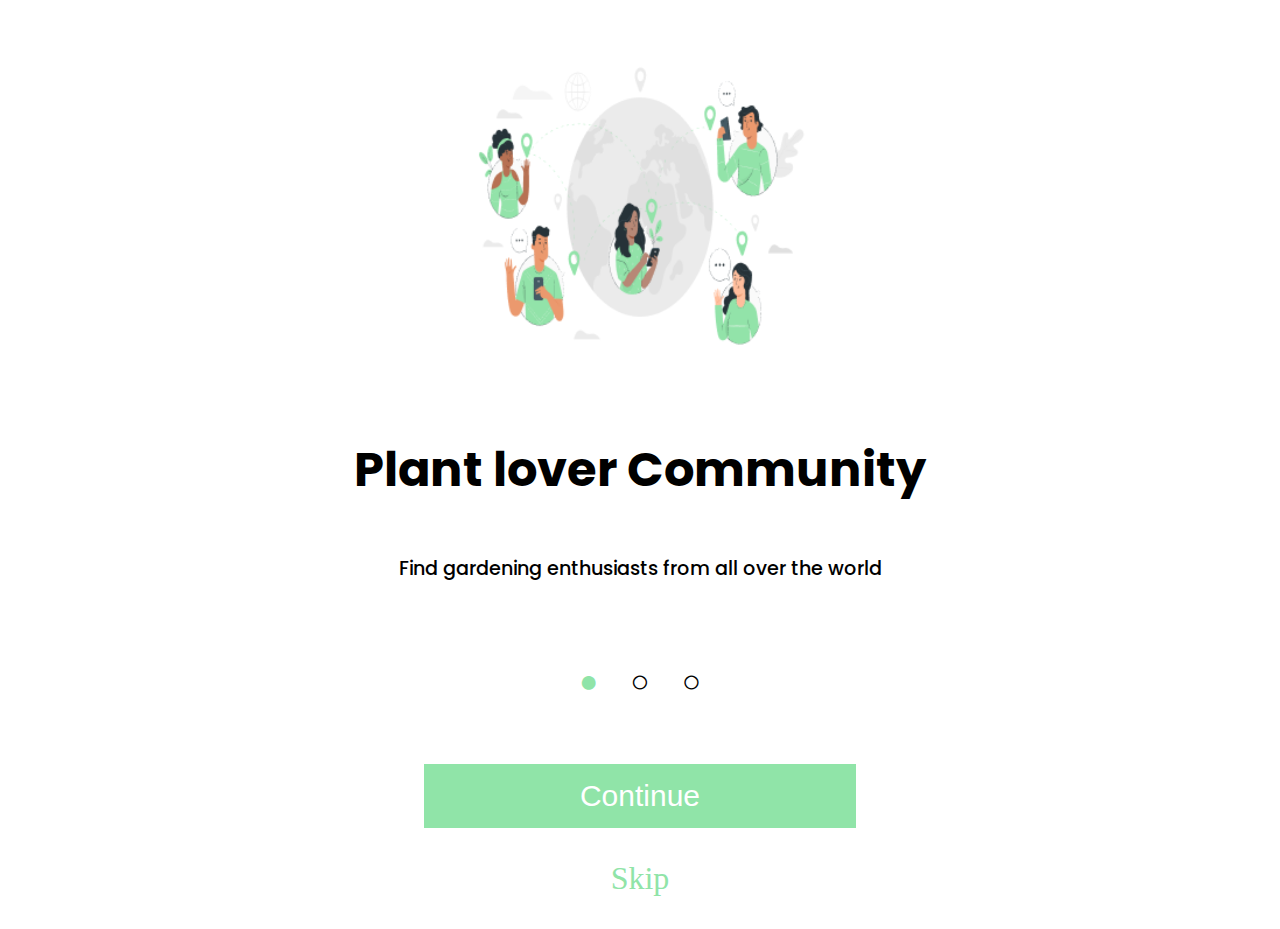
<file: index.html>
<!DOCTYPE html>
<html lang="en">
<head>
    <meta charset="UTF-8">
    <meta http-equiv="X-UA-Compatible" content="IE=edge">
    <meta name="viewport" content="width=device-width, initial-scale=1.0">
    <link href="https://fonts.googleapis.com/css2?family=Poppins:wght@300&display=swap" rel="stylesheet">
    <link href="https://fonts.googleapis.com/css2?family=Poppins:wght@500&display=swap" rel="stylesheet">
    <link href="https://fonts.googleapis.com/css2?family=Poppins:wght@700&display=swap" rel="stylesheet">
    <link rel="stylesheet" href="./styles/style.css">
    <title>Onboarding</title>
</head>
<body>
    <section>
        <div class="img">        
            <img src="./images/Online world-pana (1) 1.png">
        </div>
            <div class="text">
            <h1>Plant lover Community</h1>
            <p>Find gardening enthusiasts from all over the world</p>
        </div>
        <div class="list">
            <ul>
                <li class="selected">●</li>
                <li>○</li>
                <li>○</li>
            </ul>
        </div>
        <div class="buttons">
            <button><a href="./delivery.html">Continue</a></button>
            <p><a href="./buy&Sell.html">Skip</a></p>            
        </div>
    </section>    
</body>
</html>
</file>
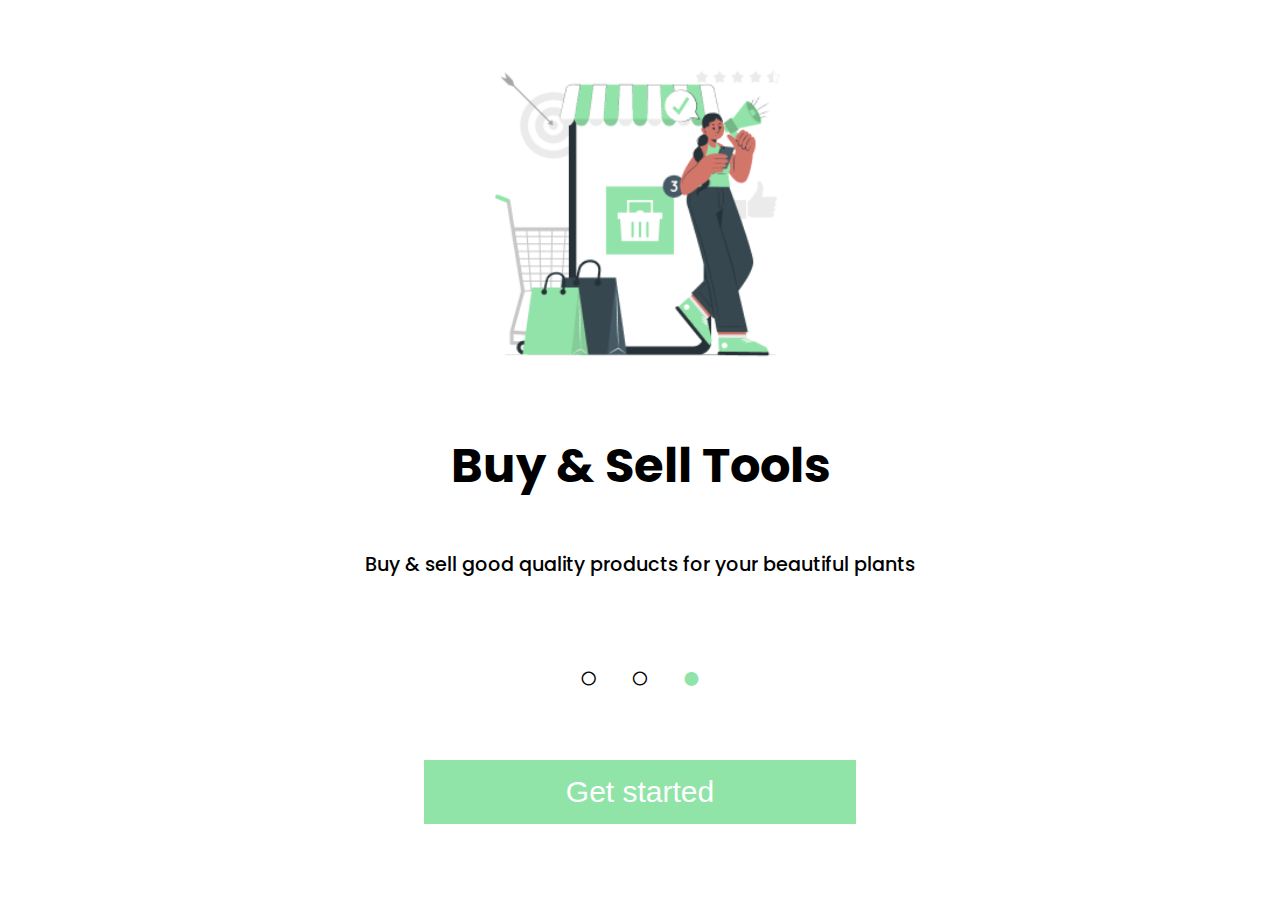
<file: buy&Sell.html>
<!DOCTYPE html>
<html lang="en">
<head>
    <meta charset="UTF-8">
    <meta http-equiv="X-UA-Compatible" content="IE=edge">
    <meta name="viewport" content="width=device-width, initial-scale=1.0">
    <link href="https://fonts.googleapis.com/css2?family=Poppins:wght@300&display=swap" rel="stylesheet">
    <link href="https://fonts.googleapis.com/css2?family=Poppins:wght@500&display=swap" rel="stylesheet">
    <link href="https://fonts.googleapis.com/css2?family=Poppins:wght@700&display=swap" rel="stylesheet">
    <link rel="stylesheet" href="./styles/style.css">
    <title>Onboarding</title>
</head>
</head>
<body>
    <section>
        <img src="./images/MicrosoftTeams-image.png">
        <div class="text">
            <h1>Buy & Sell Tools</h1>
            <p>Buy & sell good quality products for your beautiful plants</p>
        </div>
        <div id="list">
            <ul>                
                <li>○</li>
                <li>○</li>
                <li class="selected">●</li>
            </ul>
        </div>
        <div class="buttons">
            <button><a href="">Get started</a></button>         
        </div>
    </section>    
</body>
</html>
</file>
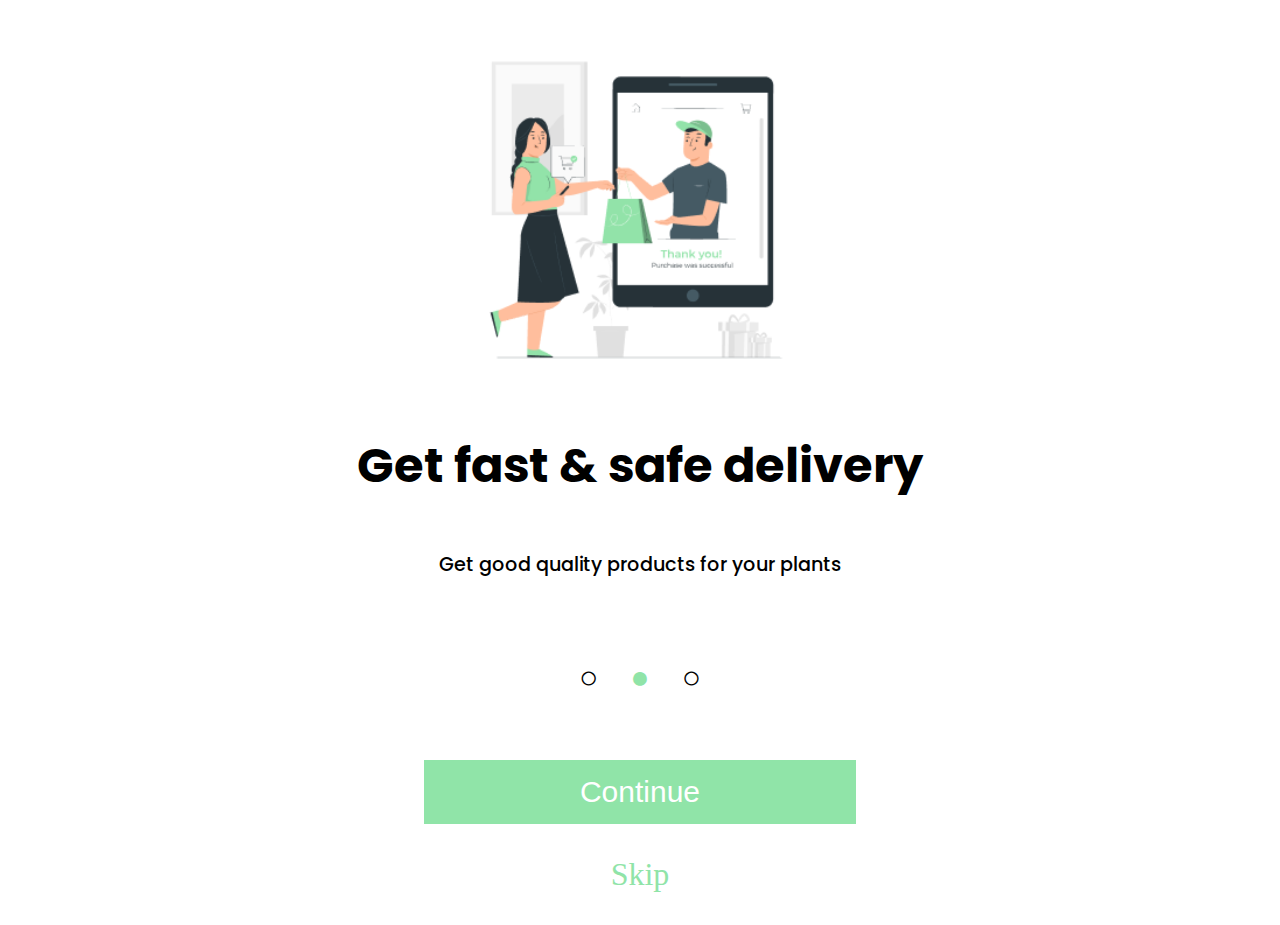
<file: delivery.html>
<!DOCTYPE html>
<html lang="en">
<head>
    <meta charset="UTF-8">
    <meta http-equiv="X-UA-Compatible" content="IE=edge">
    <meta name="viewport" content="width=device-width, initial-scale=1.0">
    <link href="https://fonts.googleapis.com/css2?family=Poppins:wght@300&display=swap" rel="stylesheet">
    <link href="https://fonts.googleapis.com/css2?family=Poppins:wght@500&display=swap" rel="stylesheet">
    <link href="https://fonts.googleapis.com/css2?family=Poppins:wght@700&display=swap" rel="stylesheet">
    <link rel="stylesheet" href="./styles/style.css">
    <title>Onboarding</title>
</head>
</head>
<body>
    <section>
        <img src="./images/MicrosoftTeams-image (1).png">
        <div class="text">
            <h1>Get fast & safe delivery</h1>
            <p>Get good quality products for your plants</p>
        </div>
        <div id="list">
            <ul>                
                <li>○</li>
                <li class="selected">●</li>
                <li>○</li>
            </ul>
        </div>
        <div class="buttons">
            <button><a href="./buy&Sell.html">Continue</a></button>
            <p><a href="./buy&Sell.html">Skip</a></p>            
        </div>
    </section>    
</body>
</html>
</file>
<file: styles/style.css>
* {
  margin: 0;
  padding: 0;
  box-sizing: border-box;
}

section {
  display: flex;
  flex-direction: column;
  width: 940px;
  align-items: center;
  padding: 2rem 2rem 0 2rem;
}
section img {
  width: 350px;
}
section .text {
  font-family: "Poppins", sans-serif;
  text-align: center;
  font-size: 1.5rem;
  padding: 1rem;
  margin: 1rem;
}
section .text h1 {
  font-weight: bold;
  margin: 1rem 0 2rem 0;
}
section .text p {
  font-size: 1.2rem;
  font-weight: 500;
  padding: 1rem;
}
section ul {
  display: inline-flex;
  list-style: none;
  padding: 1rem;
}
section ul li {
  margin: 1rem;
}
section ul .selected {
  color: #90e4a8;
}
section .buttons {
  text-align: center;
}
section .buttons button {
  margin: 2rem 0 1rem 0;
  border-style: none;
  background-color: #90e4a8;
  width: 27rem;
  height: 4rem;
}
section .buttons button a {
  text-decoration: none;
  color: #ffffff;
  font-size: 1.875rem;
}
section .buttons p {
  margin-top: 1rem;
}
section .buttons p a {
  text-decoration: none;
  color: #90e4a8;
  font-weight: 300;
  font-size: 2rem;
  margin-top: 2rem;
}

@media (min-width: 483px) and (max-width: 939px) {
  section {
    padding: 3rem;
    margin: 0rem;
    width: 100%;
    justify-content: center;
  }
  section img {
    width: 300px;
  }
  section .text {
    margin-top: 0%;
    font-size: 0.7894736842rem;
    font-weight: bolder;
  }
  section .text p {
    font-size: 0.9090909091rem;
    font-weight: 500;
    padding: 0%;
  }
  section ul {
    padding-top: 0%;
    font-size: 1.5rem;
  }
  section ul li {
    margin: 0.5rem;
  }
  section ul .selected {
    text-align: center;
  }
  section .buttons button {
    width: 15rem;
    height: 3.2rem;
  }
  section .buttons button a {
    font-size: 1.2rem;
  }
  section .buttons p a {
    font-size: 1.4285714286rem;
    font-weight: bold;
    padding-bottom: 2rem;
  }
}
@media (min-width: 940px) and (max-width: 1368px) {
  section {
    padding: 2rem 0;
    width: 100%;
    justify-content: center;
  }
  section ul {
    font-size: 2rem;
  }
}
@media (max-width: 481px) {
  * {
    margin: 0;
    padding: 0;
    box-sizing: border-box;
  }
  section {
    width: 100%;
    padding-bottom: 5rem;
  }
  section img {
    margin: 1rem 0;
    width: 250px;
  }
  section .text {
    margin-bottom: 0%;
    font-size: 0.75rem;
  }
  section .text p {
    font-size: 0.7692307692rem;
  }
  section ul {
    font-size: 1.5rem;
  }
  section ul li {
    margin: 0.5rem;
  }
  section .buttons button {
    width: 15rem;
    height: 4rem;
  }
  section .buttons button a {
    font-size: 1.2rem;
  }
  section .buttons p a {
    font-size: 1.2rem;
    font-weight: bold;
  }
}
@media (max-width: 281px) {
  section {
    margin: 0;
    padding: 0;
    box-sizing: border-box;
  }
  section img {
    margin: 1rem 0;
    width: 180px;
  }
  section .text {
    margin-bottom: 0%;
    font-size: 0.6666666667rem;
  }
  section .text p {
    font-size: 0.6666666667rem;
  }
  section ul {
    font-size: 1.5rem;
  }
  section ul li {
    margin: 0.4rem;
  }
  section .buttons button {
    width: 12.9rem;
    height: 3.6rem;
  }
  section .buttons button a {
    font-size: 1.0714285714rem;
  }
  section .buttons p a {
    font-size: 1.0714285714rem;
    font-weight: bold;
  }
}/*# sourceMappingURL=style.css.map */
</file>
